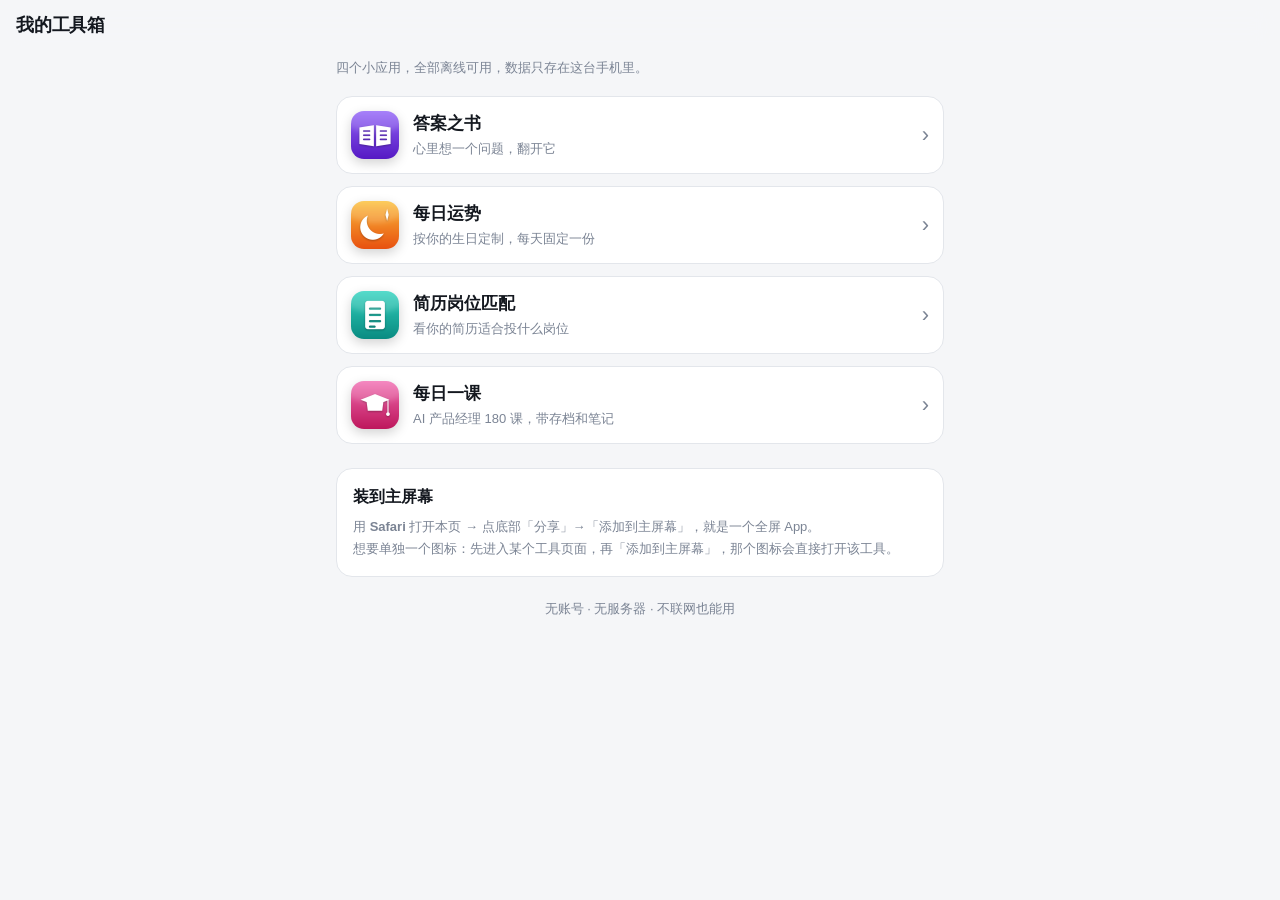
<file: index.html>
<!DOCTYPE html>
<html lang="zh-CN">
<head>
<meta charset="utf-8">
<meta name="viewport" content="width=device-width, initial-scale=1, viewport-fit=cover">
<title>我的工具箱</title>
<meta name="description" content="只属于我自己的三个小应用，离线可用，数据只存在本机。">

<meta name="apple-mobile-web-app-capable" content="yes">
<meta name="mobile-web-app-capable" content="yes">
<meta name="apple-mobile-web-app-status-bar-style" content="black-translucent">
<meta name="apple-mobile-web-app-title" content="工具箱">
<link rel="apple-touch-icon" sizes="180x180" href="./icons/home-180.png">

<link rel="icon" type="image/png" sizes="192x192" href="./icons/home-192.png">
<link rel="manifest" href="./manifest.webmanifest">

<meta name="theme-color" content="#f5f6f8" media="(prefers-color-scheme: light)">
<meta name="theme-color" content="#0a0f1a" media="(prefers-color-scheme: dark)">
<meta name="format-detection" content="telephone=no">

<link rel="stylesheet" href="./base.css">
<link rel="stylesheet" href="./home.css">
</head>
<body class="app">

<header class="topbar">
  <h1>我的工具箱</h1>
</header>

<main class="wrap">

  <p class="muted small" style="margin:2px 0 18px">
    四个小应用，全部离线可用，数据只存在这台手机里。
  </p>

  <nav class="tools">

    <a class="tool" href="./answer/">
      <span class="tool-icon"><img src="./icons/answer-192.png" alt="" width="48" height="48"></span>
      <span class="tool-text">
        <strong>答案之书</strong>
        <em>心里想一个问题，翻开它</em>
      </span>
      <span class="chev">›</span>
    </a>

    <a class="tool" href="./fortune/">
      <span class="tool-icon"><img src="./icons/fortune-192.png" alt="" width="48" height="48"></span>
      <span class="tool-text">
        <strong>每日运势</strong>
        <em>按你的生日定制，每天固定一份</em>
      </span>
      <span class="chev">›</span>
    </a>

    <a class="tool" href="./jobs/">
      <span class="tool-icon"><img src="./icons/jobs-192.png" alt="" width="48" height="48"></span>
      <span class="tool-text">
        <strong>简历岗位匹配</strong>
        <em>看你的简历适合投什么岗位</em>
      </span>
      <span class="chev">›</span>
    </a>

    <a class="tool" href="./learn/">
      <span class="tool-icon"><img src="./icons/learn-192.png" alt="" width="48" height="48"></span>
      <span class="tool-text">
        <strong>每日一课</strong>
        <em>AI 产品经理 180 课，带存档和笔记</em>
      </span>
      <span class="chev">›</span>
    </a>

  </nav>

  <div class="card install-tip">
    <strong>装到主屏幕</strong>
    <p class="muted small">
      用 <b>Safari</b> 打开本页 → 点底部「分享」→「添加到主屏幕」，就是一个全屏 App。<br>
      想要单独一个图标：先进入某个工具页面，再「添加到主屏幕」，那个图标会直接打开该工具。
    </p>
  </div>

  <p class="muted small center" style="margin-top:22px">
    无账号 · 无服务器 · 不联网也能用
  </p>

</main>

<script>
  // 首页也注册同一个 Service Worker（相对路径，兼容子目录部署）
  if ('serviceWorker' in navigator && location.protocol !== 'file:') {
    window.addEventListener('load', function () {
      navigator.serviceWorker.register('./sw.js').catch(function () {});
    });
  }
</script>
</body>
</html>
</file>
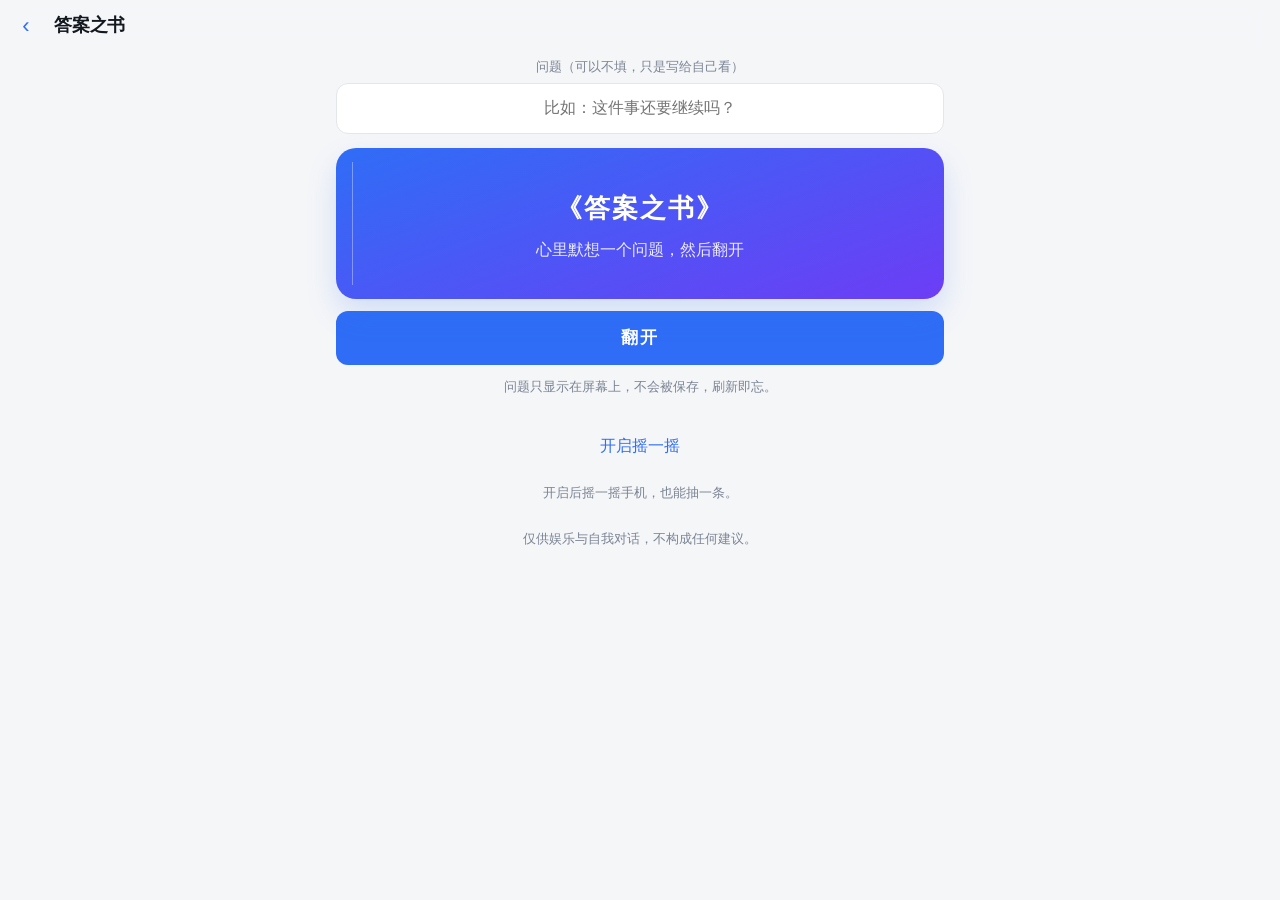
<file: answer/index.html>
<!DOCTYPE html>
<html lang="zh-CN">
<head>
<meta charset="utf-8">
<meta name="viewport" content="width=device-width, initial-scale=1, viewport-fit=cover">
<title>答案之书</title>
<meta name="description" content="心里想一个问题，翻开它。离线可用，不保存任何内容。">

<meta name="apple-mobile-web-app-capable" content="yes">
<meta name="mobile-web-app-capable" content="yes">
<meta name="apple-mobile-web-app-status-bar-style" content="black-translucent">
<meta name="apple-mobile-web-app-title" content="答案之书">
<link rel="apple-touch-icon" sizes="180x180" href="../icons/answer-180.png">

<link rel="icon" type="image/png" sizes="192x192" href="../icons/answer-192.png">
<link rel="manifest" href="./manifest.webmanifest">

<meta name="theme-color" content="#f5f6f8" media="(prefers-color-scheme: light)">
<meta name="theme-color" content="#0a0f1a" media="(prefers-color-scheme: dark)">
<meta name="format-detection" content="telephone=no">

<link rel="stylesheet" href="../base.css">
<link rel="stylesheet" href="./answer.css">
</head>
<body class="app">

<header class="topbar">
  <a class="back" href="../" aria-label="返回">‹</a>
  <h1>答案之书</h1>
</header>

<main class="wrap">

  <section id="ask" class="stack">

    <label class="field question">
      <span>问题（可以不填，只是写给自己看）</span>
      <input id="q" type="text" maxlength="80" autocomplete="off"
             placeholder="比如：这件事还要继续吗？">
    </label>

    <div id="book" class="book">
      <p class="book-name">《答案之书》</p>
      <p class="book-hint muted">心里默想一个问题，然后翻开</p>
    </div>

    <button id="open" class="btn primary block open-btn" type="button">翻开</button>

    <p class="muted small center">问题只显示在屏幕上，不会被保存，刷新即忘。</p>

    <div class="shake">
      <button id="shake" class="btn ghost block" type="button">开启摇一摇</button>
      <p id="shake-state" class="muted small center">开启后摇一摇手机，也能抽一条。</p>
    </div>

  </section>

  <section id="answer" class="stack" hidden>

    <div class="book-page">
      <p id="text" class="answer-text"></p>
      <p class="answer-tag"><span id="tag" class="pill"></span></p>
    </div>

    <div class="ops">
      <button id="again" class="btn primary" type="button">再问一次</button>
      <button id="close" class="btn" type="button">合上</button>
    </div>

  </section>

  <p class="muted small center footer-note">仅供娱乐与自我对话，不构成任何建议。</p>

</main>

<script src="./answer.js" defer></script>
</body>
</html>
</file>
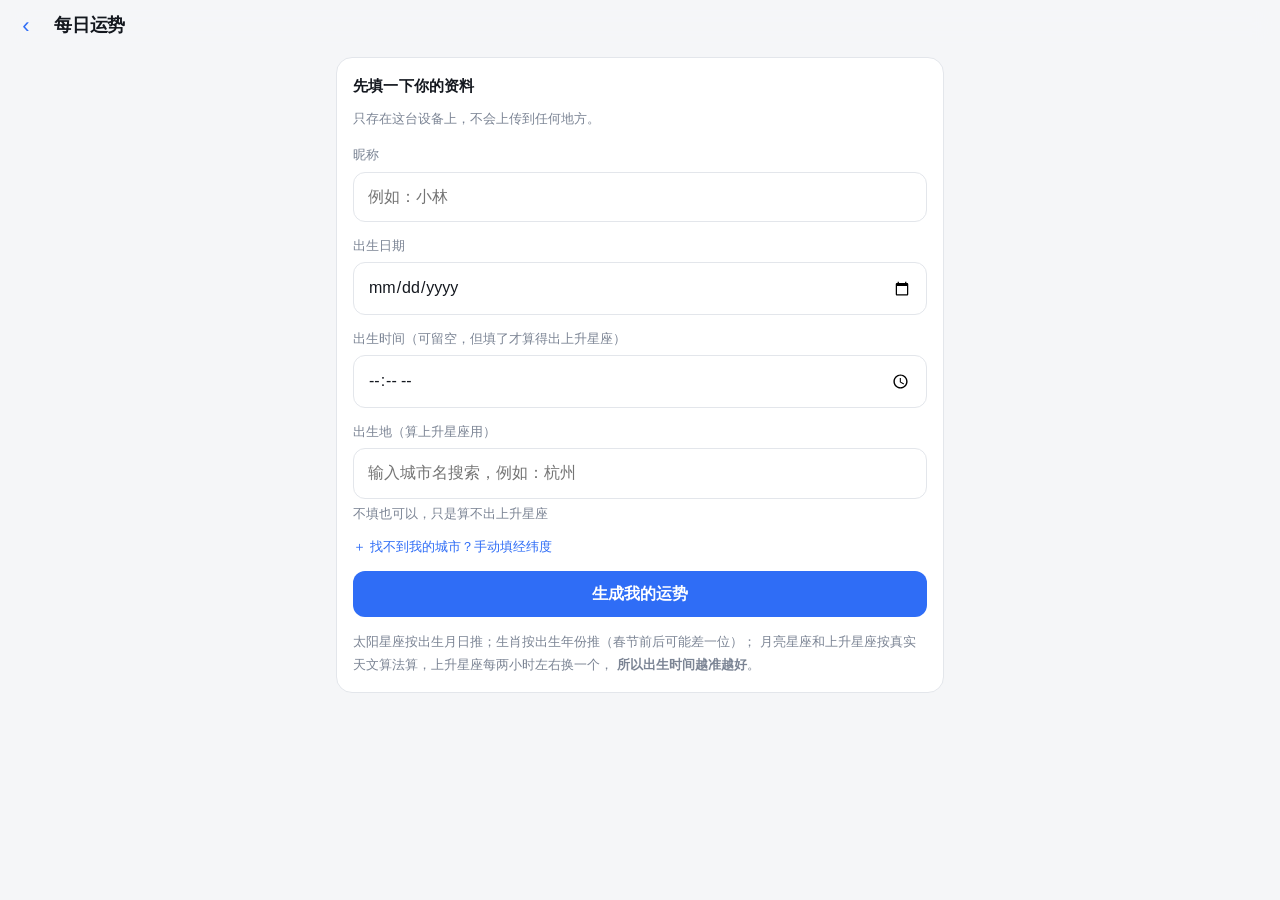
<file: fortune/index.html>
<!DOCTYPE html>
<html lang="zh-CN">
<head>
<meta charset="utf-8">
<meta name="viewport" content="width=device-width, initial-scale=1, viewport-fit=cover">
<title>每日运势</title>
<meta name="description" content="真实历法 + 星座专属文案，每天固定一份。离线可用。">

<meta name="apple-mobile-web-app-capable" content="yes">
<meta name="mobile-web-app-capable" content="yes">
<meta name="apple-mobile-web-app-status-bar-style" content="black-translucent">
<meta name="apple-mobile-web-app-title" content="每日运势">
<link rel="apple-touch-icon" sizes="180x180" href="../icons/fortune-180.png">

<link rel="icon" type="image/png" sizes="192x192" href="../icons/fortune-192.png">
<link rel="manifest" href="./manifest.webmanifest">

<meta name="theme-color" content="#f5f6f8" media="(prefers-color-scheme: light)">
<meta name="theme-color" content="#0a0f1a" media="(prefers-color-scheme: dark)">
<meta name="format-detection" content="telephone=no">

<link rel="stylesheet" href="../base.css">
<link rel="stylesheet" href="./fortune.css">
<link rel="stylesheet" href="./cities.css">
</head>
<body class="app">

<header class="topbar">
  <a class="back" href="../" aria-label="返回">‹</a>
  <h1>每日运势</h1>
  <button class="btn ghost small-btn" type="button" id="editBtn" hidden>改资料</button>
</header>

<main class="wrap">

  <!-- ================= 首次进入：填写资料 ================= -->
  <section id="setupView" hidden>
    <div class="card">
      <h2 class="card-title">先填一下你的资料</h2>
      <p class="muted small intro">
        只存在这台设备上，不会上传到任何地方。
      </p>

      <form id="setupForm" novalidate>
        <label class="field">
          <span>昵称</span>
          <input type="text" id="nameInput" maxlength="20" autocomplete="nickname"
                 placeholder="例如：小林" required>
        </label>

        <label class="field">
          <span>出生日期</span>
          <input type="date" id="birthInput" min="1900-01-01" required>
        </label>

        <label class="field">
          <span>出生时间（可留空，但填了才算得出上升星座）</span>
          <input type="time" id="timeInput">
        </label>

        <div class="field">
          <span>出生地（算上升星座用）</span>
          <input type="text" id="cityInput" placeholder="输入城市名搜索，例如：杭州"
                 autocomplete="off" autocorrect="off" autocapitalize="off" spellcheck="false">
          <div class="city-hits" id="cityHits" hidden></div>
          <div class="city-chosen" id="cityChosen"></div>
          <details class="city-manual">
            <summary>找不到我的城市？手动填经纬度</summary>
            <div class="row2">
              <label class="field"><span>纬度</span>
                <input type="number" id="latInput" step="0.01" min="-90" max="90"
                       placeholder="39.90" inputmode="decimal"></label>
              <label class="field"><span>经度</span>
                <input type="number" id="lonInput" step="0.01" min="-180" max="180"
                       placeholder="116.41" inputmode="decimal"></label>
            </div>
            <p class="muted small manual-tip">
              手机地图上长按地点就能看到经纬度（前一个是纬度，后一个是经度）。
              差半度对上升星座几乎没有影响，填个大概就行。
            </p>
          </details>
        </div>

        <button class="btn primary block" type="submit">生成我的运势</button>
      </form>

      <p class="muted small note">
        太阳星座按出生月日推；生肖按出生年份推（春节前后可能差一位）；
        月亮星座和上升星座按真实天文算法算，上升星座每两小时左右换一个，
        <b>所以出生时间越准越好</b>。
      </p>
    </div>
  </section>

  <!-- ================= 运势主体 ================= -->
  <section id="fortuneView" hidden>

    <div class="daybar" id="daybar" role="group" aria-label="切换日期">
      <button class="btn day-btn" type="button" data-offset="-1">昨天</button>
      <button class="btn day-btn" type="button" data-offset="0">今天</button>
      <button class="btn day-btn" type="button" data-offset="1">明天</button>
    </div>

    <div class="card head-card">
      <div class="head-date" id="headDate"></div>
      <div class="head-line" id="headLine"></div>
      <div class="head-hello muted small" id="headHello"></div>
    </div>

    <div class="card">
      <h2 class="card-title">今日总评</h2>
      <div class="stars" id="stars" aria-label="今日总评星级"></div>
      <p class="verdict" id="verdict"></p>
    </div>

    <div class="card">
      <h2 class="card-title">分项评分</h2>
      <div class="scores" id="scores"></div>
    </div>

    <div class="duo">
      <div class="card good">
        <h2 class="card-title">宜</h2>
        <div class="pills" id="goodList"></div>
      </div>
      <div class="card bad">
        <h2 class="card-title">忌</h2>
        <div class="pills" id="badList"></div>
      </div>
    </div>

    <div class="card">
      <h2 class="card-title">幸运指数</h2>
      <div class="luck" id="luck"></div>
    </div>

    <div class="card">
      <h2 class="card-title">今日建议</h2>
      <p class="advice" id="advice"></p>
      <p class="src muted small" id="adviceSrc"></p>
    </div>

    <!-- ---------- 真实历法 ---------- -->
    <div class="card">
      <h2 class="card-title">今日历法 <span class="tag">真实推算</span></h2>
      <div class="alm" id="almList"></div>
      <p class="src muted small" id="termNote"></p>
    </div>

    <!-- ---------- 星盘 ---------- -->
    <div class="card">
      <h2 class="card-title">你的星盘 <span class="tag">真实推算</span></h2>
      <div class="chart" id="chartTriple"></div>
      <p class="src muted small" id="chartNote"></p>

      <div class="sep"></div>

      <div class="sign-head">
        <span class="sign-badge" id="signBadge"></span>
        <span class="sign-meta muted small" id="signMeta"></span>
      </div>
      <div class="pills traits" id="traits"></div>
      <p class="trait-line"><b>长处</b> <span id="strength"></span></p>
      <p class="trait-line"><b>软肋</b> <span id="weakness"></span></p>

      <div class="sep"></div>

      <div class="pair">
        <div>
          <div class="pair-k">合得来</div>
          <div class="pills" id="bestMatch"></div>
        </div>
        <div>
          <div class="pair-k">要多花点心思</div>
          <div class="pills" id="worstMatch"></div>
        </div>
      </div>
    </div>

    <!-- ---------- 数据来源说明 ---------- -->
    <details class="why card">
      <summary>这些数字是怎么来的？为什么没有黄历宜忌？</summary>
      <div class="why-body muted small">
        <p><b>是真的算出来的（不是随机数）：</b></p>
        <ul>
          <li><b>干支纪年 / 月 / 日</b>——六十甲子连续循环，立春换年、节气换月</li>
          <li><b>二十四节气交接时刻</b>——太阳视黄经求根</li>
          <li><b>月相与朔望</b>——月亮黄经减太阳黄经</li>
          <li><b>二十八宿值日</b>——28 日连续循环，与黄历对照一致</li>
          <li><b>冲煞</b>——地支六冲 + 三合局</li>
          <li><b>彭祖百忌</b>——十干十二支固定表</li>
          <li><b>太阳 / 月亮 / 上升星座</b>——恒星时、黄赤交角、黄经分区</li>
        </ul>
        <p>与日本国立天文台《暦要項》2024 年数据逐项对账：<b>朔望最大误差 2 分钟，节气最大误差 8 分钟</b>；干支、二十八宿、冲煞、彭祖百忌全部一致。</p>

        <p><b>刻意没有做的：</b></p>
        <ul>
          <li><b>黄历宜忌</b>——查了两个黄历来源，同一天的结果<b>互相矛盾</b>（一家说宜入宅动土、忌嫁娶安葬，另一家正好相反）。它不是可计算的真值，是各家择日流派的取舍，所以不做。</li>
          <li><b>建除十二神</b>——按《协纪辨方书》「月建上起建」的规则，和主流商业黄历差一天（它们用了不同的月建口径）。与其给一个和黄历对不上的数字，不如不给。</li>
        </ul>

        <p><b>至于运势好坏本身：</b>星座运势没有可计算的真值，真人写的运势也是编的。
        这里能做的是让它<b>有依据、有体系</b>——文案取自你所属星座的专属内容池（四象、守护星、性格特质），
        而不是所有星座共用一套通用话术。但它<b>不会因此变准</b>，仍然是娱乐。</p>
      </div>
    </details>

    <p class="disclaimer muted small">
      本页的历法与天文数据由本地算法实时推算；运势部分为设计好的娱乐内容，不构成任何建议。
    </p>

  </section>

</main>

<div class="toast" id="toast" hidden></div>

<script src="./almanac.js" defer></script>
<script src="./cities.js" defer></script>
<script src="./citykit.js" defer></script>
<script src="./signs-data.js" defer></script>
<script src="./fortune.js" defer></script>
</body>
</html>
</file>
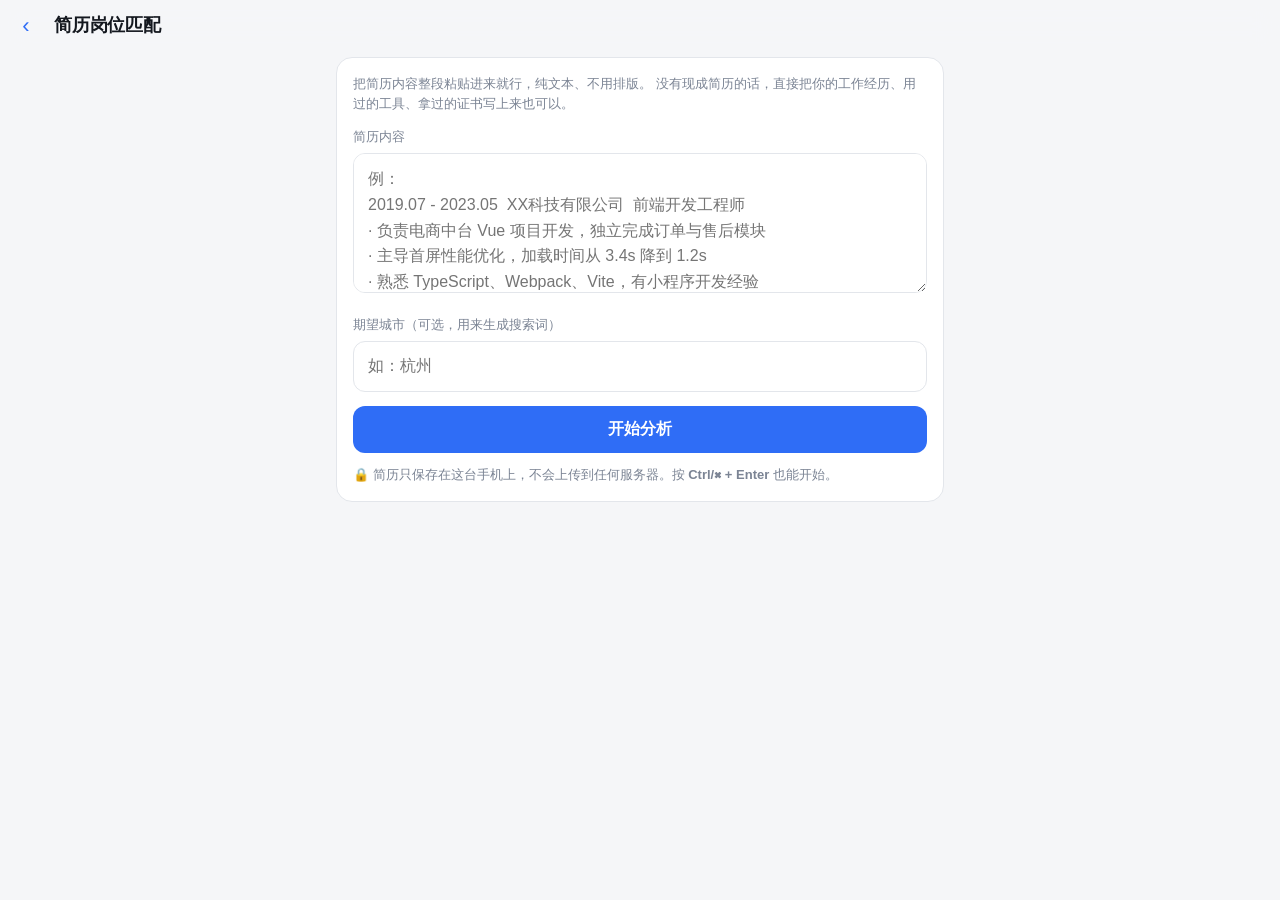
<file: jobs/index.html>
<!DOCTYPE html>
<html lang="zh-CN">
<head>
<meta charset="utf-8">
<meta name="viewport" content="width=device-width, initial-scale=1, viewport-fit=cover">
<title>简历岗位匹配</title>
<meta name="description" content="粘贴简历，看看适合投什么岗位；再粘一条 JD，看匹配度多少。">

<meta name="apple-mobile-web-app-capable" content="yes">
<meta name="mobile-web-app-capable" content="yes">
<meta name="apple-mobile-web-app-status-bar-style" content="black-translucent">
<meta name="apple-mobile-web-app-title" content="岗位匹配">
<link rel="apple-touch-icon" sizes="180x180" href="../icons/jobs-180.png">

<link rel="icon" type="image/png" sizes="192x192" href="../icons/jobs-192.png">
<link rel="manifest" href="./manifest.webmanifest">

<meta name="theme-color" content="#f5f6f8" media="(prefers-color-scheme: light)">
<meta name="theme-color" content="#0a0f1a" media="(prefers-color-scheme: dark)">
<meta name="format-detection" content="telephone=no">

<link rel="stylesheet" href="../base.css">
<link rel="stylesheet" href="./jobs.css">
</head>
<body class="app">

<header class="topbar">
  <a class="back" href="../" aria-label="返回">‹</a>
  <h1>简历岗位匹配</h1>
  <button id="editBtn" class="btn ghost" type="button" hidden>改简历</button>
</header>

<main class="wrap">

  <!-- ============ 输入简历 ============ -->
  <section id="inputPane">
    <div class="card">
      <p class="muted small" style="margin-top:0">
        把简历内容整段粘贴进来就行，纯文本、不用排版。
        没有现成简历的话，直接把你的工作经历、用过的工具、拿过的证书写上来也可以。
      </p>

      <label class="field">
        <span>简历内容</span>
        <textarea id="resume" placeholder="例：
2019.07 - 2023.05  XX科技有限公司  前端开发工程师
· 负责电商中台 Vue 项目开发，独立完成订单与售后模块
· 主导首屏性能优化，加载时间从 3.4s 降到 1.2s
· 熟悉 TypeScript、Webpack、Vite，有小程序开发经验
技能：JavaScript、Vue、React、Node.js、MySQL
证书：软件设计师（中级）"></textarea>
      </label>

      <label class="field">
        <span>期望城市（可选，用来生成搜索词）</span>
        <input id="city" type="text" placeholder="如：杭州" autocomplete="off">
      </label>

      <button id="analyzeBtn" class="btn primary block" type="button">开始分析</button>

      <p class="muted small" style="margin:12px 0 0">
        🔒 简历只保存在这台手机上，不会上传到任何服务器。按 <b>Ctrl/⌘ + Enter</b> 也能开始。
      </p>
    </div>
  </section>

  <!-- ============ 分析结果 ============ -->
  <section id="resultPane" hidden>

    <div class="card" id="profileCard"></div>

    <h2 class="sec">推荐投递方向</h2>
    <p class="muted small sec-note">
      按你简历里的关键词命中强度排序。这是本地关键词词典的粗略匹配，不是 AI 判断，只用来定投递方向。
    </p>
    <div id="roleList"></div>
    <button id="copyReport" class="btn block" type="button">复制完整分析报告</button>

    <h2 class="sec">这条 JD 我匹配多少？</h2>
    <p class="muted small sec-note">
      把想投的岗位描述整段粘进来，会告诉你哪些要求你已有、哪些是缺口。
    </p>
    <div class="card">
      <label class="field" style="margin-bottom:10px">
        <span>岗位描述（JD）</span>
        <textarea id="jd" style="min-height:120px" placeholder="把招聘网站上的岗位描述整段复制粘贴到这里…"></textarea>
      </label>
      <button id="jdBtn" class="btn block" type="button">对比这条 JD</button>
    </div>
    <div id="jdResult"></div>

    <h2 class="sec">拿去招聘平台搜</h2>
    <p class="muted small sec-note">
      点任意一个词就复制，直接粘到 BOSS 直聘 / 猎聘 / 智联的搜索框。
    </p>
    <div class="card" id="searchCard"></div>

    <p class="muted small center" style="margin:26px 0 0">
      匹配结果是关键词估算，仅供参考 · 不会替你做任何决定
    </p>
  </section>

</main>

<div id="toast" class="toast" hidden></div>

<script src="./roles.js" defer></script>
<script src="./jobs.js" defer></script>
</body>
</html>
</file>
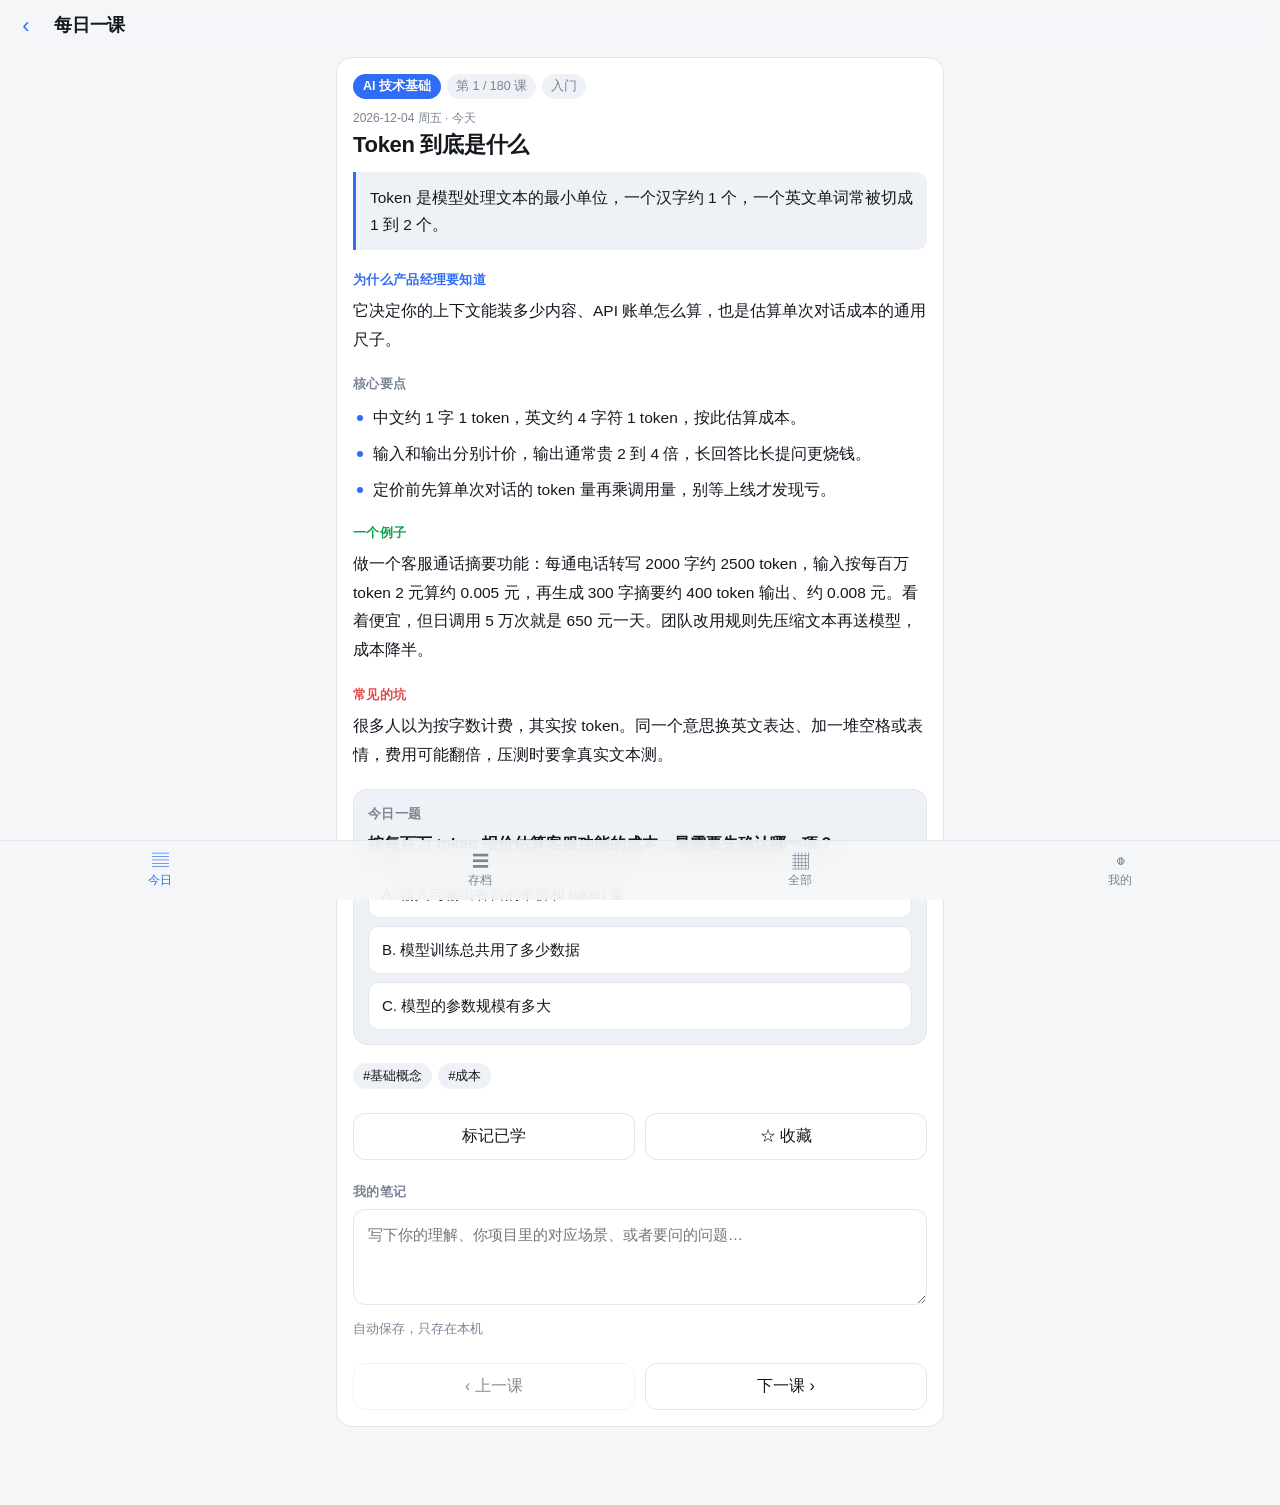
<file: learn/index.html>
<!DOCTYPE html>
<html lang="zh-CN">
<head>
<meta charset="utf-8">
<meta name="viewport" content="width=device-width, initial-scale=1, viewport-fit=cover">
<title>每日一课 · AI 产品经理</title>
<meta name="description" content="每天一课 AI 产品经理知识，共 180 课，进度与笔记只存在本机。">

<meta name="apple-mobile-web-app-capable" content="yes">
<meta name="mobile-web-app-capable" content="yes">
<meta name="apple-mobile-web-app-status-bar-style" content="black-translucent">
<meta name="apple-mobile-web-app-title" content="每日一课">
<link rel="apple-touch-icon" sizes="180x180" href="../icons/learn-180.png">

<link rel="icon" type="image/png" sizes="192x192" href="../icons/learn-192.png">
<link rel="manifest" href="./manifest.webmanifest">

<meta name="theme-color" content="#f5f6f8" media="(prefers-color-scheme: light)">
<meta name="theme-color" content="#0a0f1a" media="(prefers-color-scheme: dark)">
<meta name="format-detection" content="telephone=no">

<link rel="stylesheet" href="../base.css">
<link rel="stylesheet" href="./learn.css">
</head>
<body class="app">

<header class="topbar">
  <a class="back" href="../" aria-label="返回">‹</a>
  <h1 id="pageTitle">每日一课</h1>
  <button id="todayBtn" class="btn ghost small-btn" type="button" hidden>回到今天</button>
</header>

<main class="wrap" id="main">

  <!-- ============ 今日 ============ -->
  <section id="viewToday" class="view">
    <div id="todayBody"></div>
  </section>

  <!-- ============ 存档 ============ -->
  <section id="viewArchive" class="view" hidden>
    <div class="card" id="archiveStat"></div>
    <h2 class="sec">按天存档</h2>
    <p class="muted small sec-note">从第一天到今天，每天推的是哪一课都在这里。漏了哪天点回去补就行。</p>
    <div id="archiveList"></div>
  </section>

  <!-- ============ 全部 ============ -->
  <section id="viewAll" class="view" hidden>
    <p class="muted small sec-note" style="margin-top:4px">
      180 课按 5 个模块分组。每日推送是模块轮转的，不会连着 36 天只讲技术。
    </p>
    <div id="allBody"></div>
  </section>

  <!-- ============ 我的 ============ -->
  <section id="viewMine" class="view" hidden>
    <div class="card" id="mineStat"></div>

    <h2 class="sec">各模块进度</h2>
    <div class="card" id="moduleProgress"></div>

    <h2 class="sec">我的收藏 <span class="count" id="favCount"></span></h2>
    <div class="card" id="favList"></div>

    <h2 class="sec">我的笔记 <span class="count" id="noteCount"></span></h2>
    <div id="noteList"></div>

    <h2 class="sec">数据</h2>
    <div class="card">
      <p class="muted small" style="margin-top:0">
        进度、收藏、笔记全部只存在这台手机上，不会上传到任何服务器。
        换手机或清理 Safari 数据会丢，<b>建议定期导出</b>。
      </p>
      <button id="exportBtn" class="btn block" type="button">导出全部数据（.json）</button>
      <button id="importBtn" class="btn block" type="button" style="margin-top:8px">从备份导入…</button>
      <input id="fileInput" type="file" accept=".json,application/json" hidden>
      <button id="resetBtn" class="btn block danger" type="button" style="margin-top:8px">重置全部进度</button>
    </div>

    <p class="disclaimer muted small">
      课程内容为通用行业知识整理，不构成任何专业建议。
    </p>
  </section>

</main>

<!-- ============ 底部标签栏 ============ -->
<nav class="tabbar" id="tabbar">
  <button class="tab on" type="button" data-tab="today">
    <span class="tab-ico">▤</span><span class="tab-txt">今日</span>
  </button>
  <button class="tab" type="button" data-tab="archive">
    <span class="tab-ico">☰</span><span class="tab-txt">存档</span>
  </button>
  <button class="tab" type="button" data-tab="all">
    <span class="tab-ico">▦</span><span class="tab-txt">全部</span>
  </button>
  <button class="tab" type="button" data-tab="mine">
    <span class="tab-ico">◍</span><span class="tab-txt">我的</span>
  </button>
</nav>

<div class="toast" id="toast" hidden></div>

<script src="./course-data.js" defer></script>
<script src="./learn.js" defer></script>
</body>
</html>
</file>
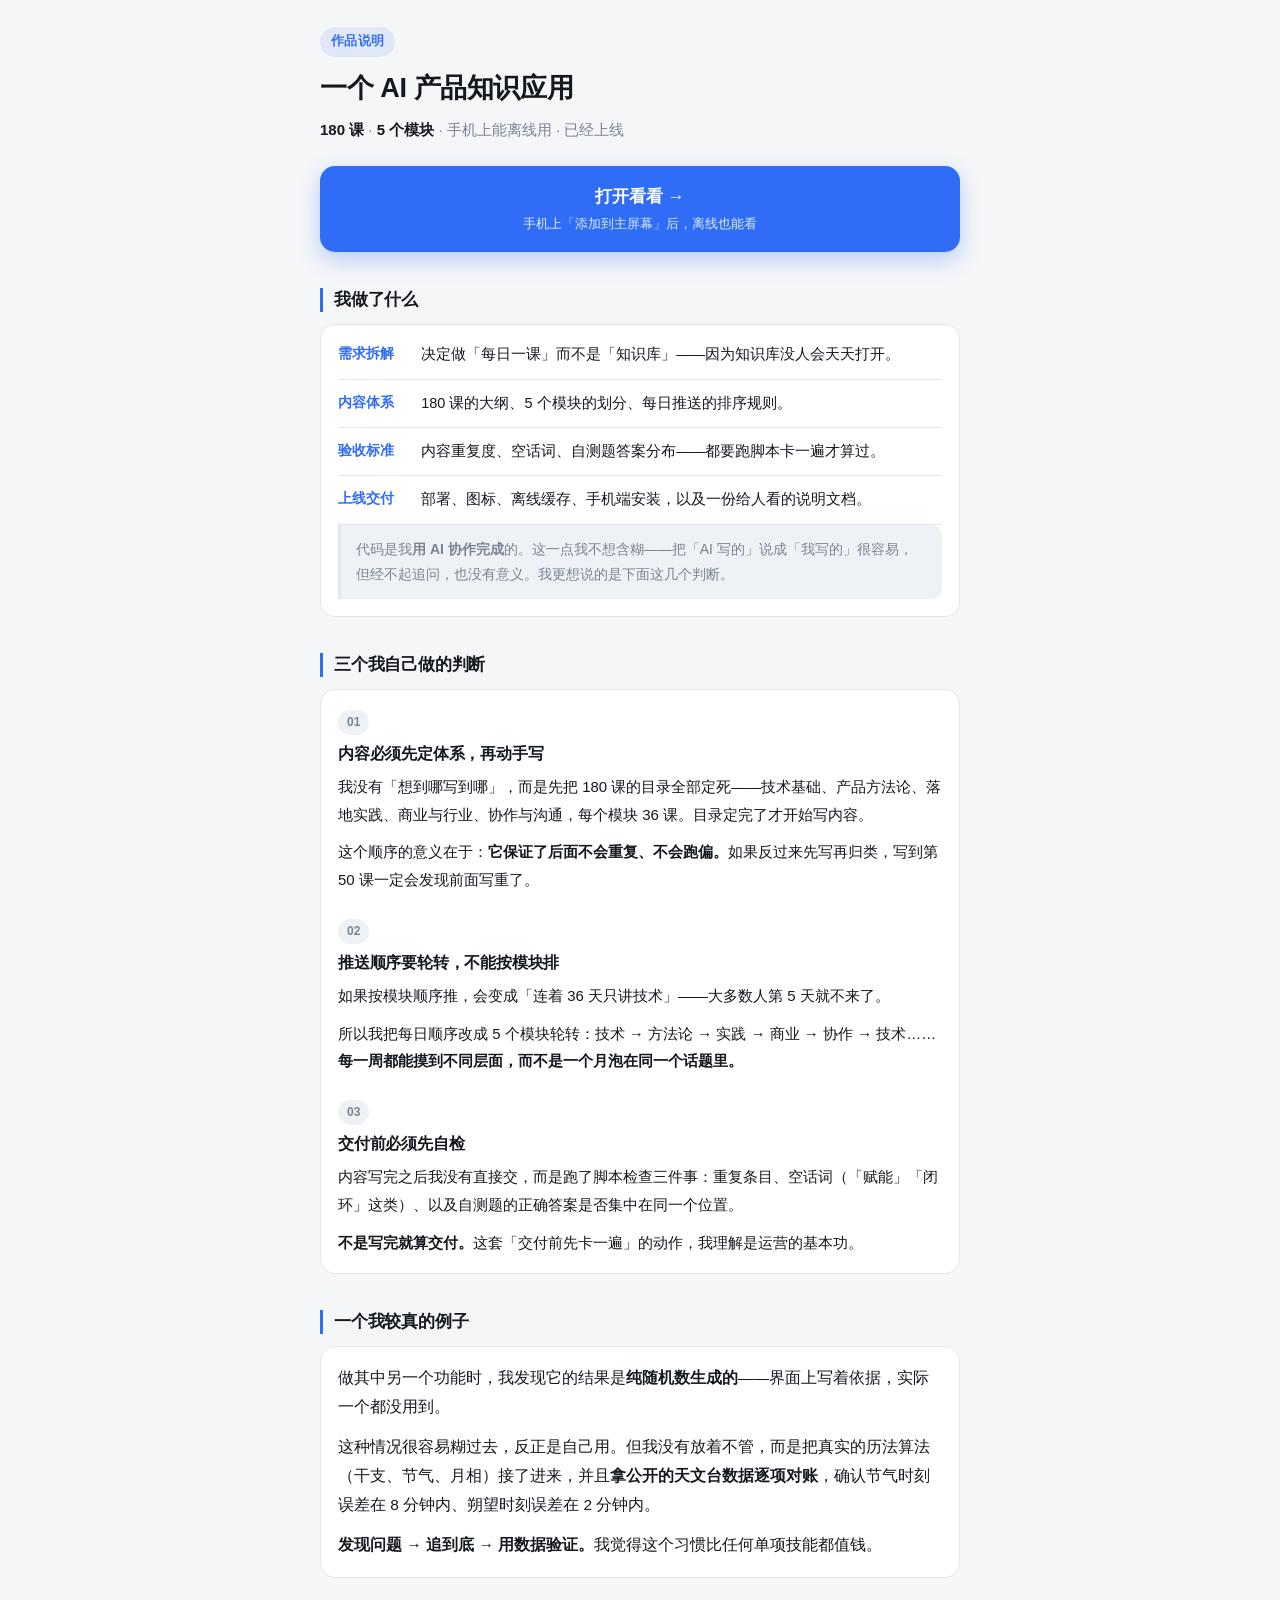
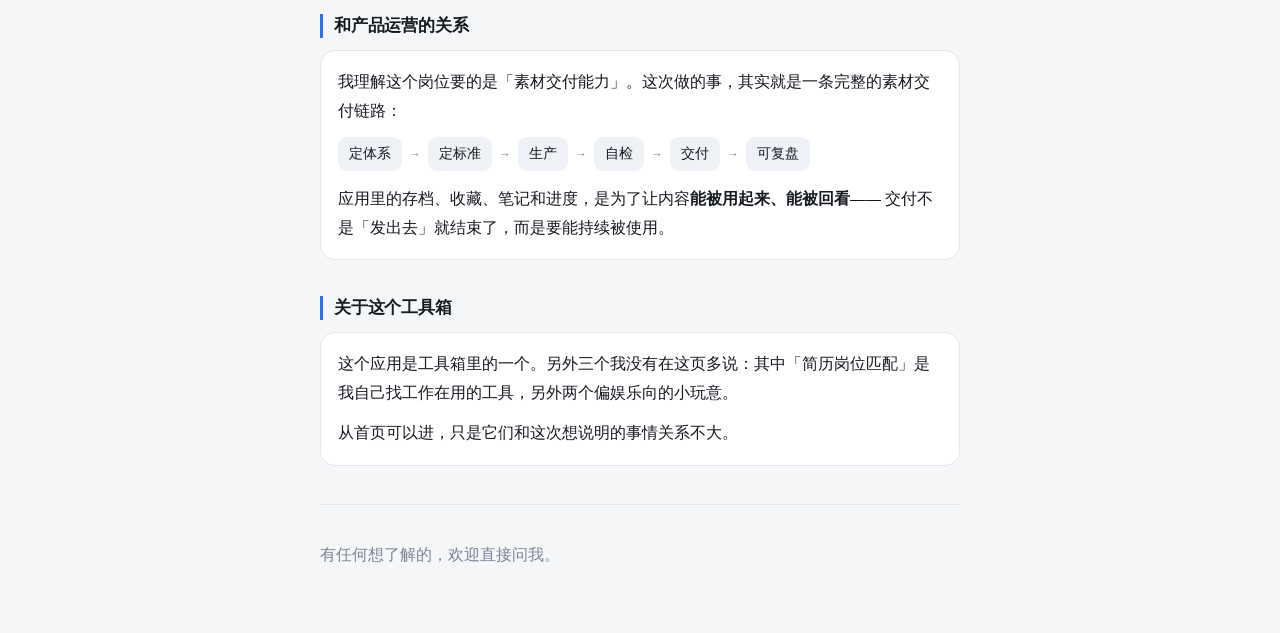
<file: work.html>
<!DOCTYPE html>
<html lang="zh-CN">
<head>
<meta charset="utf-8">
<meta name="viewport" content="width=device-width, initial-scale=1, viewport-fit=cover">
<title>作品说明 · AI 产品知识应用</title>
<meta name="description" content="一个 AI 产品经理知识应用：180 课、5 个模块、离线可用。这份说明写的是我在其中做的判断。">

<meta name="apple-mobile-web-app-capable" content="yes">
<meta name="mobile-web-app-capable" content="yes">
<meta name="apple-mobile-web-app-status-bar-style" content="black-translucent">
<meta name="apple-mobile-web-app-title" content="作品说明">
<link rel="apple-touch-icon" sizes="180x180" href="./icons/home-180.png">
<link rel="icon" type="image/png" sizes="192x192" href="./icons/home-192.png">

<meta name="theme-color" content="#f5f6f8" media="(prefers-color-scheme: light)">
<meta name="theme-color" content="#0a0f1a" media="(prefers-color-scheme: dark)">
<meta name="format-detection" content="telephone=no">

<style>
:root{
  --bg:#f5f6f8; --surface:#fff; --surface-2:#eef1f5; --text:#14181f;
  --muted:#7b8494; --line:#e3e6eb; --accent:#2f6df6; --accent-soft:rgba(47,109,246,.10);
  --safe-t:env(safe-area-inset-top,0px); --safe-b:env(safe-area-inset-bottom,0px);
}
@media (prefers-color-scheme:dark){
  :root{ --bg:#0a0f1a; --surface:#141b2b; --surface-2:#1c2536; --text:#e8ecf3;
         --muted:#8b95a8; --line:#232e44; --accent:#5b8cff; --accent-soft:rgba(91,140,255,.16); }
}
*{box-sizing:border-box;-webkit-tap-highlight-color:transparent}
html,body{margin:0;padding:0}
body{
  background:var(--bg); color:var(--text);
  font:16px/1.75 -apple-system,BlinkMacSystemFont,"PingFang SC","Segoe UI","Microsoft YaHei",Roboto,sans-serif;
  -webkit-font-smoothing:antialiased;
  padding:calc(var(--safe-t) + 26px) 20px calc(var(--safe-b) + 48px);
}
.page{max-width:640px;margin:0 auto}

/* ---------- 头部 ---------- */
.kicker{
  display:inline-block;padding:4px 11px;border-radius:999px;
  background:var(--accent-soft);color:var(--accent);
  font-size:12.5px;font-weight:600;letter-spacing:.3px;
}
h1{font-size:27px;line-height:1.3;margin:14px 0 10px;letter-spacing:-.4px}
.sub{margin:0 0 22px;color:var(--muted);font-size:15px}
.sub b{color:var(--text);font-weight:600}

/* ---------- 主按钮 ---------- */
.cta{
  display:block;text-align:center;text-decoration:none;
  padding:16px;border-radius:15px;
  background:var(--accent);color:#fff;
  font-size:17px;font-weight:600;
  box-shadow:0 8px 22px rgba(47,109,246,.3);
}
.cta:active{transform:scale(.985)}
.cta small{display:block;margin-top:3px;font-size:12.5px;font-weight:400;opacity:.85}

/* ---------- 区块 ---------- */
h2{
  font-size:17px;margin:36px 0 12px;letter-spacing:-.2px;
  padding-left:11px;border-left:3px solid var(--accent);line-height:1.4;
}
.card{
  background:var(--surface);border:1px solid var(--line);
  border-radius:15px;padding:17px;margin-bottom:12px;
}
.card p{margin:0 0 12px}
.card p:last-child{margin-bottom:0}
p{font-size:15.5px;line-height:1.85}

/* ---------- 分工表 ---------- */
.role{display:flex;gap:13px;padding:11px 0;border-bottom:1px solid var(--line)}
.role:last-child{border-bottom:0;padding-bottom:0}
.role:first-child{padding-top:0}
.role-k{
  flex:none;width:5.2em;font-size:13.5px;font-weight:600;
  color:var(--accent);line-height:1.75;
}
.role-v{flex:1;min-width:0;font-size:14.5px;line-height:1.75}

/* ---------- 判断条目 ---------- */
.point{margin-bottom:22px}
.point:last-child{margin-bottom:0}
.point-n{
  display:inline-block;padding:2px 9px;border-radius:999px;
  background:var(--surface-2);color:var(--muted);
  font-size:12px;font-weight:600;margin-bottom:7px;
}
.point h3{font-size:16px;margin:0 0 7px;line-height:1.5;letter-spacing:-.2px}
.point p{margin:0 0 10px;font-size:15px;line-height:1.85}
.point p:last-child{margin-bottom:0}

/* ---------- 引用块 ---------- */
.note{
  margin:14px 0 0;padding:12px 15px;
  border-left:3px solid var(--line);border-radius:0 10px 10px 0;
  background:var(--surface-2);color:var(--muted);
  font-size:14px;line-height:1.8;
}

/* ---------- 流程条 ---------- */
.flow{
  display:flex;flex-wrap:wrap;gap:7px;align-items:center;
  margin:4px 0 0;
}
.flow span{
  padding:5px 11px;border-radius:9px;background:var(--surface-2);
  font-size:13.5px;white-space:nowrap;
}
.flow i{color:var(--muted);font-style:normal;font-size:12px}

/* ---------- 页脚 ---------- */
.foot{
  margin-top:38px;padding-top:20px;border-top:1px solid var(--line);
  color:var(--muted);font-size:14px;line-height:1.9;
}
.foot b{color:var(--text);font-weight:600}
.foot a{color:var(--accent);text-decoration:none}
</style>
</head>
<body>
<div class="page">

  <span class="kicker">作品说明</span>
  <h1>一个 AI 产品知识应用</h1>
  <p class="sub">
    <b>180 课</b> · <b>5 个模块</b> · 手机上能离线用 · 已经上线
  </p>

  <a class="cta" href="./learn/">
    打开看看 →
    <small>手机上「添加到主屏幕」后，离线也能看</small>
  </a>

  <h2>我做了什么</h2>
  <div class="card">
    <div class="role">
      <div class="role-k">需求拆解</div>
      <div class="role-v">决定做「每日一课」而不是「知识库」——因为知识库没人会天天打开。</div>
    </div>
    <div class="role">
      <div class="role-k">内容体系</div>
      <div class="role-v">180 课的大纲、5 个模块的划分、每日推送的排序规则。</div>
    </div>
    <div class="role">
      <div class="role-k">验收标准</div>
      <div class="role-v">内容重复度、空话词、自测题答案分布——都要跑脚本卡一遍才算过。</div>
    </div>
    <div class="role">
      <div class="role-k">上线交付</div>
      <div class="role-v">部署、图标、离线缓存、手机端安装，以及一份给人看的说明文档。</div>
    </div>
    <p class="note">
      代码是我<b>用 AI 协作完成</b>的。这一点我不想含糊——把「AI 写的」说成「我写的」很容易，
      但经不起追问，也没有意义。我更想说的是下面这几个判断。
    </p>
  </div>

  <h2>三个我自己做的判断</h2>
  <div class="card">

    <div class="point">
      <span class="point-n">01</span>
      <h3>内容必须先定体系，再动手写</h3>
      <p>我没有「想到哪写到哪」，而是先把 180 课的目录全部定死——技术基础、产品方法论、落地实践、商业与行业、协作与沟通，每个模块 36 课。目录定完了才开始写内容。</p>
      <p>这个顺序的意义在于：<b>它保证了后面不会重复、不会跑偏。</b>如果反过来先写再归类，写到第 50 课一定会发现前面写重了。</p>
    </div>

    <div class="point">
      <span class="point-n">02</span>
      <h3>推送顺序要轮转，不能按模块排</h3>
      <p>如果按模块顺序推，会变成「连着 36 天只讲技术」——大多数人第 5 天就不来了。</p>
      <p>所以我把每日顺序改成 5 个模块轮转：技术 → 方法论 → 实践 → 商业 → 协作 → 技术……<b>每一周都能摸到不同层面，而不是一个月泡在同一个话题里。</b></p>
    </div>

    <div class="point">
      <span class="point-n">03</span>
      <h3>交付前必须先自检</h3>
      <p>内容写完之后我没有直接交，而是跑了脚本检查三件事：重复条目、空话词（「赋能」「闭环」这类）、以及自测题的正确答案是否集中在同一个位置。</p>
      <p><b>不是写完就算交付。</b>这套「交付前先卡一遍」的动作，我理解是运营的基本功。</p>
    </div>

  </div>

  <h2>一个我较真的例子</h2>
  <div class="card">
    <p>做其中另一个功能时，我发现它的结果是<b>纯随机数生成的</b>——界面上写着依据，实际一个都没用到。</p>
    <p>这种情况很容易糊过去，反正是自己用。但我没有放着不管，而是把真实的历法算法（干支、节气、月相）接了进来，并且<b>拿公开的天文台数据逐项对账</b>，确认节气时刻误差在 8 分钟内、朔望时刻误差在 2 分钟内。</p>
    <p><b>发现问题 → 追到底 → 用数据验证。</b>我觉得这个习惯比任何单项技能都值钱。</p>
  </div>

  <h2>和产品运营的关系</h2>
  <div class="card">
    <p>我理解这个岗位要的是「素材交付能力」。这次做的事，其实就是一条完整的素材交付链路：</p>
    <div class="flow">
      <span>定体系</span><i>→</i>
      <span>定标准</span><i>→</i>
      <span>生产</span><i>→</i>
      <span>自检</span><i>→</i>
      <span>交付</span><i>→</i>
      <span>可复盘</span>
    </div>
    <p style="margin-top:14px">
      应用里的存档、收藏、笔记和进度，是为了让内容<b>能被用起来、能被回看</b>——
      交付不是「发出去」就结束了，而是要能持续被使用。
    </p>
  </div>

  <h2>关于这个工具箱</h2>
  <div class="card">
    <p>这个应用是工具箱里的一个。另外三个我没有在这页多说：其中「简历岗位匹配」是我自己找工作在用的工具，另外两个偏娱乐向的小玩意。</p>
    <p>从首页可以进，只是它们和这次想说明的事情关系不大。</p>
  </div>

  <div class="foot">
    <p>有任何想了解的，欢迎直接问我。</p>
  </div>

</div>
</body>
</html>
</file>
<file: base.css>
/* ============================================================
   base.css —— 三个工具共用的底座
   只放：变量、重置、顶栏、按钮、表单、卡片、标签、提示。
   各工具自己的样式写在自己目录下的 css 里。
   ============================================================ */

:root {
  --bg: #f5f6f8;
  --surface: #ffffff;
  --surface-2: #eef1f5;
  --text: #14181f;
  --muted: #7b8494;
  --line: #e3e6eb;
  --accent: #2f6df6;
  --accent-soft: rgba(47, 109, 246, .12);
  --danger: #e5484d;
  --ok: #12a150;
  --radius: 16px;
  --safe-t: env(safe-area-inset-top, 0px);
  --safe-b: env(safe-area-inset-bottom, 0px);
}

@media (prefers-color-scheme: dark) {
  :root {
    --bg: #0a0f1a;
    --surface: #141b2b;
    --surface-2: #1c2536;
    --text: #e8ecf3;
    --muted: #8b95a8;
    --line: #232e44;
    --accent: #5b8cff;
    --accent-soft: rgba(91, 140, 255, .16);
    --danger: #ff6369;
    --ok: #35c46f;
  }
}

* { box-sizing: border-box; -webkit-tap-highlight-color: transparent; }

html, body { margin: 0; padding: 0; }

body.app {
  min-height: 100%;
  background: var(--bg);
  color: var(--text);
  font: 16px/1.55 -apple-system, BlinkMacSystemFont, "PingFang SC", "Segoe UI",
        "Microsoft YaHei", Roboto, "Helvetica Neue", sans-serif;
  -webkit-font-smoothing: antialiased;
  overscroll-behavior-y: none;
  padding-top: var(--safe-t);
  padding-bottom: var(--safe-b);
}

button, input, select, textarea { font: inherit; color: inherit; }
a { color: var(--accent); text-decoration: none; }

/* ---------- 顶栏 ---------- */
.topbar {
  position: sticky;
  top: 0;
  z-index: 10;
  display: flex;
  align-items: center;
  gap: 10px;
  padding: 8px 16px;
  min-height: 52px;
  background: var(--bg);
  background: color-mix(in srgb, var(--bg) 85%, transparent);
  backdrop-filter: saturate(1.6) blur(14px);
  -webkit-backdrop-filter: saturate(1.6) blur(14px);
  border-bottom: 1px solid transparent;
}
.topbar h1 {
  flex: 1;
  margin: 0;
  font-size: 18px;
  font-weight: 700;
  letter-spacing: -.2px;
}
.topbar .back {
  flex: none;
  display: inline-grid;
  place-items: center;
  width: 36px; height: 36px;
  margin-left: -8px;
  border: 0; border-radius: 10px;
  background: transparent;
  color: var(--accent);
  font-size: 22px;
  line-height: 1;
  cursor: pointer;
}
.topbar .back:active { background: var(--accent-soft); }

/* ---------- 容器 ---------- */
.wrap {
  max-width: 640px;
  margin: 0 auto;
  padding: 4px 16px 40px;
}

/* ---------- 卡片 ---------- */
.card {
  background: var(--surface);
  border: 1px solid var(--line);
  border-radius: var(--radius);
  padding: 16px;
}

/* ---------- 按钮 ---------- */
.btn {
  display: inline-flex;
  align-items: center;
  justify-content: center;
  gap: 8px;
  min-height: 46px;
  padding: 10px 18px;
  border: 1px solid var(--line);
  border-radius: 12px;
  background: var(--surface);
  color: var(--text);
  font-size: 16px;
  cursor: pointer;
}
.btn:active { transform: scale(.98); }
.btn.primary {
  border-color: transparent;
  background: var(--accent);
  color: #fff;
  font-weight: 600;
}
.btn.ghost { background: transparent; color: var(--accent); border-color: transparent; }
.btn.danger { color: var(--danger); }
.btn.block { display: flex; width: 100%; }
.btn[disabled] { opacity: .5; pointer-events: none; }

/* ---------- 表单 ---------- */
.field { display: block; margin-bottom: 14px; }
.field > span {
  display: block;
  margin-bottom: 6px;
  font-size: 13px;
  color: var(--muted);
}
.field input, .field select, .field textarea {
  width: 100%;
  padding: 12px 14px;
  border: 1px solid var(--line);
  border-radius: 12px;
  background: var(--surface);
  outline: none;
  -webkit-appearance: none;
  appearance: none;
}
.field textarea { min-height: 140px; resize: vertical; line-height: 1.6; }
.field input:focus, .field select:focus, .field textarea:focus {
  border-color: var(--accent);
  box-shadow: 0 0 0 3px var(--accent-soft);
}

/* ---------- 小标签 ---------- */
.pill {
  display: inline-block;
  padding: 3px 10px;
  margin: 0 6px 6px 0;
  border-radius: 999px;
  background: var(--surface-2);
  color: var(--text);
  font-size: 13px;
  white-space: nowrap;
}
.pill.on { background: var(--accent-soft); color: var(--accent); font-weight: 600; }
.pill.miss { background: rgba(229, 72, 77, .12); color: var(--danger); }

/* ---------- 工具类 ---------- */
.muted { color: var(--muted); }
.small { font-size: 13px; }
.center { text-align: center; }
.row { display: flex; align-items: center; gap: 10px; }
.spread { display: flex; align-items: center; justify-content: space-between; gap: 10px; }
.stack > * + * { margin-top: 12px; }
hr.sep { border: 0; border-top: 1px solid var(--line); margin: 16px 0; }

/* ---------- 提示条 ---------- */
.toast {
  position: fixed;
  left: 50%;
  bottom: calc(28px + var(--safe-b));
  transform: translateX(-50%);
  z-index: 60;
  max-width: 84vw;
  padding: 10px 16px;
  border-radius: 12px;
  background: rgba(20, 24, 31, .93);
  color: #fff;
  font-size: 14px;
  text-align: center;
  box-shadow: 0 8px 24px rgba(0, 0, 0, .28);
}

[hidden] { display: none !important; }
</file>
<file: home.css>
/* 首页：工具箱导航 */

.tools { display: block; }

.tool {
  display: flex;
  align-items: center;
  gap: 14px;
  padding: 14px;
  margin-bottom: 12px;
  border: 1px solid var(--line);
  border-radius: var(--radius);
  background: var(--surface);
  color: var(--text);
  transition: transform .12s ease;
}
.tool:active { transform: scale(.985); }

.tool-icon {
  flex: none;
  width: 48px; height: 48px;
  display: block;
  border-radius: 13px;
  overflow: hidden;
  background: var(--surface-2);
  box-shadow: 0 4px 12px rgba(0, 0, 0, .18);
}
.tool-icon img { display: block; width: 100%; height: 100%; }

.tool-text { flex: 1; min-width: 0; }
.tool-text strong { display: block; font-size: 16.5px; font-weight: 600; }
.tool-text em {
  display: block;
  margin-top: 2px;
  font-style: normal;
  font-size: 13px;
  color: var(--muted);
}

.chev { flex: none; color: var(--muted); font-size: 22px; line-height: 1; }

.install-tip { margin-top: 24px; }
.install-tip strong { display: block; margin-bottom: 6px; }
.install-tip p { margin: 0; line-height: 1.7; }
</file>
<file: answer/answer.css>
/* ============================================================
   answer.css —— 答案之书自己的样式
   只用 base.css 里的 CSS 变量，自动适配深色模式。
   ============================================================ */

/* ---------- 合上：问题输入 ---------- */
.question > span { text-align: center; }
.question input { text-align: center; }

/* ---------- 书封面 ---------- */
.book {
  position: relative;
  overflow: hidden;
  padding: 40px 20px 36px;
  border-radius: 20px;
  background: linear-gradient(160deg, var(--accent) 0%, #6d3df5 100%);
  color: #fff;
  text-align: center;
  box-shadow: 0 14px 30px rgba(47, 109, 246, .18);
}
.book::before {
  content: "";
  position: absolute;
  left: 16px;
  top: 14px;
  bottom: 14px;
  width: 1px;
  background: rgba(255, 255, 255, .35);
}
.book-name {
  margin: 0;
  font-size: 26px;
  font-weight: 700;
  letter-spacing: 2px;
}
.book-hint { margin: 10px 0 0; color: rgba(255, 255, 255, .88); }

/* 翻开时的翻页感：靠 animation，不用 transition（隐藏元素不会触发过渡） */
.book.flip { animation: flipIn .34s ease; }

.open-btn { min-height: 54px; font-size: 17px; letter-spacing: 2px; }

/* ---------- 摇一摇 ---------- */
.shake { margin-top: 26px; }
.shake .btn { margin-bottom: 8px; }
.shake[hidden] { display: none !important; }

/* ---------- 翻开：书页与答案 ---------- */
.book-page {
  padding: 44px 20px 40px;
  border: 1px solid var(--line);
  border-radius: 20px;
  background: var(--surface);
  text-align: center;
}
.answer-text {
  margin: 0;
  font-size: 28px;
  line-height: 1.5;
  font-weight: 700;
  letter-spacing: 1px;
  word-break: break-word;
  animation: textIn .36s ease;
}
.answer-tag { margin: 20px 0 0; }
.answer-tag .pill { margin: 0; }

.ops { display: flex; gap: 12px; }
.ops .btn { flex: 1; }

.footer-note { margin: 26px 0 0; }

/* ---------- 动画 ---------- */
@keyframes flipIn {
  from { opacity: .55; transform: perspective(700px) rotateY(-12deg) translateY(6px); }
  to   { opacity: 1;   transform: perspective(700px) rotateY(0deg) translateY(0); }
}
@keyframes textIn {
  from { opacity: 0; transform: translateY(8px); }
  to   { opacity: 1; transform: translateY(0); }
}

@media (prefers-reduced-motion: reduce) {
  .book.flip, .answer-text { animation: none; }
}

/* ---------- 小屏微调 ---------- */
@media (max-width: 360px) {
  .book-name { font-size: 22px; }
  .answer-text { font-size: 24px; }
}
</file>
<file: fortune/fortune.css>
/* ============================================================
   fortune.css —— 每日运势专属样式
   只写本页特有的东西；变量、顶栏、按钮、卡片、表单、pill
   全部复用 ../base.css。
   ============================================================ */

:root {
  --star: #f59e0b;          /* 与本应用 theme_color 一致 */
  --good: #12a150;
  --bad: #e5484d;
}
@media (prefers-color-scheme: dark) {
  :root {
    --star: #fbbf24;
    --good: #35c46f;
    --bad: #ff6369;
  }
}

.wrap > section > * + * { margin-top: 12px; }

.small-btn {
  min-height: 34px;
  padding: 4px 12px;
  font-size: 14px;
  flex: none;
}

.card-title {
  margin: 0 0 12px;
  font-size: 15px;
  font-weight: 700;
  letter-spacing: .2px;
}

/* ---------- 资料表单 ---------- */
.intro { margin: 0 0 16px; }
.note { margin: 14px 0 0; line-height: 1.7; }

/* ---------- 日期切换 ---------- */
.daybar {
  display: grid;
  grid-template-columns: repeat(3, 1fr);
  gap: 8px;
}
.day-btn {
  min-height: 40px;
  padding: 6px 8px;
  font-size: 15px;
  border-radius: 11px;
  color: var(--muted);
}
.day-btn.on {
  border-color: transparent;
  background: var(--accent);
  color: #fff;
  font-weight: 600;
}

/* ---------- 头部信息 ---------- */
.head-card { background: var(--surface); }
.head-date {
  font-size: 13px;
  color: var(--muted);
  letter-spacing: .3px;
}
.head-line {
  margin-top: 6px;
  font-size: 22px;
  font-weight: 700;
  letter-spacing: -.3px;
}
.head-hello { margin-top: 4px; }

/* ---------- 总评星级 ---------- */
.stars {
  font-size: 30px;
  line-height: 1.1;
  letter-spacing: 5px;
  color: var(--star);
}
.verdict {
  margin: 12px 0 0;
  font-size: 16px;
  line-height: 1.65;
}

/* ---------- 分项评分进度条 ---------- */
.score-row + .score-row { margin-top: 14px; }
.score-head {
  display: flex;
  align-items: baseline;
  justify-content: space-between;
  margin-bottom: 6px;
  font-size: 14.5px;
}
.score-num {
  color: var(--muted);
  font-size: 13px;
  font-variant-numeric: tabular-nums;
}
.bar {
  display: block;
  width: 100%;
  height: 9px;
  border-radius: 999px;
  background: var(--surface-2);
  overflow: hidden;
}
.bar-fill {
  display: block;
  height: 100%;
  border-radius: 999px;
  background: var(--accent);
  transition: width .28s ease;
}

/* 按分数分档换色（避免在 JS 里写内联颜色） */
.bar-fill[data-band="low"] { background: var(--bad); }
.bar-fill[data-band="mid"] { background: var(--star); }
.bar-fill[data-band="high"] { background: var(--ok); }

/* ---------- 宜 / 忌 ---------- */
.duo {
  display: grid;
  grid-template-columns: 1fr 1fr;
  gap: 12px;
}
.duo .card { padding: 14px; }
.duo .card-title { margin-bottom: 10px; }
.good .card-title { color: var(--good); }
.bad .card-title { color: var(--bad); }
.good { border-color: color-mix(in srgb, var(--good) 26%, var(--line)); }
.bad { border-color: color-mix(in srgb, var(--bad) 26%, var(--line)); }

.pills { line-height: 1.9; }
.pills .pill { margin: 0 6px 6px 0; }
.good .pill { background: color-mix(in srgb, var(--good) 14%, var(--surface-2)); }
.bad .pill { background: color-mix(in srgb, var(--bad) 14%, var(--surface-2)); }

/* ---------- 幸运指数 ---------- */
.luck {
  display: grid;
  grid-template-columns: 1fr 1fr;
  gap: 10px;
}
.luck-cell {
  padding: 10px 12px;
  border-radius: 12px;
  background: var(--surface-2);
  min-width: 0;
}
.luck-label {
  display: block;
  font-size: 12px;
  color: var(--muted);
  margin-bottom: 4px;
}
.luck-value {
  display: flex;
  align-items: center;
  gap: 7px;
  font-size: 15px;
  font-weight: 600;
  min-width: 0;
  overflow: hidden;
  text-overflow: ellipsis;
  white-space: nowrap;
}
.luck-dot {
  flex: none;
  display: inline-grid;
  place-items: center;
  width: 18px; height: 18px;
  border-radius: 6px;
  background: var(--surface);
  color: var(--accent);
  font-size: 11px;
  font-style: normal;
  font-weight: 700;
}
.swatch {
  flex: none;
  display: inline-block;
  width: 16px; height: 16px;
  border-radius: 5px;
  border: 1px solid var(--line);
  box-shadow: inset 0 0 0 1px rgba(255, 255, 255, .18);
}
.swatch-lg { width: 18px; height: 18px; border-radius: 6px; }

/* ---------- 建议 ---------- */
.advice {
  margin: 0;
  font-size: 15.5px;
  line-height: 1.85;
}

/* ---------- 免责 ---------- */
.disclaimer {
  margin: 18px 0 0;
  text-align: center;
  line-height: 1.7;
}

/* ============================================================
   以下为「真实历法 / 星盘」区块
   ============================================================ */

/* ---------- 星级：分开控制点亮与未点亮 ---------- */
.stars .star { color: var(--line); }
.stars .star.on { color: var(--star); }

/* ---------- 小标签 ---------- */
.tag {
  display: inline-block;
  margin-left: 6px;
  padding: 1px 8px;
  border-radius: 999px;
  background: color-mix(in srgb, var(--accent) 14%, var(--surface-2));
  color: var(--accent);
  font-size: 11.5px;
  font-weight: 600;
  vertical-align: 2px;
}
.pill.zod { border: 1px dashed color-mix(in srgb, var(--muted) 45%, transparent); }

/* ---------- 历法列表 ---------- */
.alm { display: block; }
.alm-row {
  display: flex;
  gap: 12px;
  padding: 9px 0;
  border-bottom: 1px solid var(--line);
}
.alm-row:last-child { border-bottom: 0; }
.alm-k {
  flex: none;
  width: 5.4em;
  color: var(--muted);
  font-size: 13.5px;
  line-height: 1.6;
}
.alm-v {
  flex: 1;
  min-width: 0;
  font-size: 14.5px;
  line-height: 1.6;
  word-break: break-word;
}
.alm-hint {
  margin-left: 6px;
  color: var(--muted);
  font-size: 12px;
}

/* ---------- 日 / 月 / 上升 ---------- */
.chart {
  display: grid;
  grid-template-columns: repeat(3, 1fr);
  gap: 8px;
  text-align: center;
}
.triple {
  padding: 12px 4px;
  border-radius: 12px;
  background: var(--surface-2);
}
.triple-k { font-size: 12.5px; color: var(--muted); }
.triple-v {
  margin: 4px 0 3px;
  font-size: 16px;
  font-weight: 700;
  letter-spacing: -.2px;
}
.triple-s { line-height: 1.4; }

/* ---------- 星座档案 ---------- */
.sep { height: 1px; background: var(--line); margin: 16px 0; }
.sign-head {
  display: flex;
  align-items: baseline;
  gap: 10px;
  margin-bottom: 10px;
}
.sign-badge {
  font-size: 19px;
  font-weight: 700;
  letter-spacing: -.2px;
}
.sign-meta { line-height: 1.4; }
.traits { margin-bottom: 4px; }
.trait-line {
  margin: 8px 0 0;
  font-size: 14.5px;
  line-height: 1.7;
}
.trait-line b {
  display: inline-block;
  min-width: 3.2em;
  color: var(--muted);
  font-weight: 500;
}

.pair {
  display: grid;
  grid-template-columns: 1fr 1fr;
  gap: 12px;
}
.pair-k {
  margin-bottom: 6px;
  font-size: 13px;
  color: var(--muted);
}

/* ---------- 来源说明 ---------- */
.src { margin: 10px 0 0; line-height: 1.65; }

details.why { padding: 0; }
details.why > summary {
  padding: 15px 16px;
  cursor: pointer;
  font-size: 15px;
  font-weight: 600;
  list-style: none;
}
details.why > summary::-webkit-details-marker { display: none; }
details.why > summary::after {
  content: '＋';
  float: right;
  color: var(--muted);
  font-weight: 400;
}
details.why[open] > summary::after { content: '－'; }
.why-body {
  padding: 0 16px 16px;
  line-height: 1.75;
}
.why-body p { margin: 12px 0 6px; }
.why-body ul { margin: 0; padding-left: 1.15em; }
.why-body li { margin: 5px 0; }
.why-body b { color: var(--text); }

/* ---------- 窄屏微调 ---------- */
@media (max-width: 340px) {
  .duo, .luck { grid-template-columns: 1fr; }
  .head-line { font-size: 20px; }
  .stars { font-size: 26px; letter-spacing: 3px; }
  .chart { grid-template-columns: 1fr; }
  .pair { grid-template-columns: 1fr; }
  .alm-k { width: 4.6em; }
}
</file>
<file: fortune/cities.css>
/* ============================================================
   fortune-cities.css 的一部分 —— 出生地搜索框
   （直接追加在 fortune.css 末尾也可，这里单列便于查看）
   ============================================================ */

.city-hits {
  margin-top: 6px;
  max-height: 246px;
  overflow-y: auto;
  -webkit-overflow-scrolling: touch;
  border: 1px solid var(--line);
  border-radius: 12px;
  background: var(--surface);
}
.city-hit {
  display: flex;
  align-items: baseline;
  gap: 8px;
  padding: 11px 13px;
  border-bottom: 1px solid var(--line);
  cursor: pointer;
}
.city-hit:last-child { border-bottom: 0; }
.city-hit:active { background: var(--surface-2); }
.city-hit b { font-weight: 600; font-size: 15px; }
.city-hit span { color: var(--muted); font-size: 12.5px; }
.city-hit em {
  margin-left: auto;
  font-style: normal;
  color: var(--muted);
  font-size: 11.5px;
  font-variant-numeric: tabular-nums;
}
.city-empty { padding: 12px 13px; color: var(--muted); font-size: 13.5px; }

.city-chosen {
  margin-top: 6px;
  font-size: 12.5px;
  color: var(--muted);
  min-height: 1.2em;
}
.city-chosen.on { color: var(--accent); }

.city-manual { margin-top: 12px; }
.city-manual > summary {
  cursor: pointer;
  font-size: 13px;
  color: var(--accent);
  list-style: none;
}
.city-manual > summary::-webkit-details-marker { display: none; }
.city-manual > summary::before { content: '＋ '; }
.city-manual[open] > summary::before { content: '－ '; }
.city-manual .row2 {
  display: grid;
  grid-template-columns: 1fr 1fr;
  gap: 10px;
  margin-top: 10px;
}
.city-manual .field { margin-bottom: 0; }
.manual-tip { margin: 8px 0 0; line-height: 1.6; }
</file>
<file: jobs/jobs.css>
/* 简历岗位匹配 —— 页面专属样式（变量全部来自 ../base.css） */

.sec {
  margin: 28px 0 4px;
  font-size: 17px;
  font-weight: 700;
  letter-spacing: -.2px;
}
.sec-note { margin: 0 0 12px; line-height: 1.65; }

/* ---------- 关键词标签组 ---------- */
.pills {
  display: flex;
  flex-wrap: wrap;
  margin-top: 10px;
}
.pills .pill { margin: 0 6px 6px 0; }

button.pill.tap {
  border: 1px solid var(--line);
  background: var(--surface-2);
  color: var(--text);
  cursor: pointer;
  font: inherit;
  font-size: 13px;
  line-height: 1.4;
}
button.pill.tap:active {
  background: var(--accent-soft);
  color: var(--accent);
  border-color: transparent;
}

/* ---------- 进度条 ---------- */
.bar {
  height: 8px;
  margin: 10px 0 4px;
  border-radius: 999px;
  background: var(--surface-2);
  overflow: hidden;
}
.bar-fill {
  height: 100%;
  width: 0;
  border-radius: 999px;
  background: linear-gradient(90deg, var(--accent), #6d3df5);
  transition: width .45s cubic-bezier(.2, .8, .2, 1);
}

.pct {
  flex: none;
  font-size: 19px;
  font-weight: 700;
  color: var(--accent);
  font-variant-numeric: tabular-nums;
}

/* ---------- 岗位卡片 ---------- */
.role { margin-bottom: 12px; }
.role strong { font-size: 16px; }

.tip {
  margin: 12px 0 0;
  padding: 10px 12px;
  border-radius: 10px;
  background: var(--surface-2);
  color: var(--muted);
  font-size: 13px;
  line-height: 1.65;
}

.label {
  margin: 16px 0 4px;
  font-size: 13px;
  color: var(--muted);
}

/* ---------- 搜索词分组 ---------- */
.sgroup + .sgroup {
  margin-top: 16px;
  padding-top: 16px;
  border-top: 1px solid var(--line);
}
.sgroup > strong { display: block; font-size: 15px; }

/* ---------- 顶部「改简历」按钮略微收窄 ---------- */
.topbar .btn { min-height: 36px; padding: 6px 12px; font-size: 14px; }
</file>
<file: learn/learn.css>
/* ============================================================
   learn.css —— 每日一课专属样式
   变量、顶栏、按钮、卡片、表单、pill 全部复用 ../base.css
   ============================================================ */

:root {
  --mod: var(--accent);
  --ok2: #12a150;
}

/* ---------- 布局：给底部标签栏留位置 ---------- */
.wrap {
  padding-bottom: calc(78px + var(--safe-b)) !important;
}
.view { display: block; }

/* ---------- 底部标签栏 ---------- */
.tabbar {
  position: fixed;
  left: 0; right: 0; bottom: 0;
  z-index: 20;
  display: grid;
  grid-template-columns: repeat(4, 1fr);
  padding: 6px 0 calc(4px + var(--safe-b));
  background: color-mix(in srgb, var(--bg) 88%, transparent);
  backdrop-filter: saturate(1.6) blur(14px);
  -webkit-backdrop-filter: saturate(1.6) blur(14px);
  border-top: 1px solid var(--line);
}
.tab {
  display: flex;
  flex-direction: column;
  align-items: center;
  gap: 2px;
  padding: 6px 0;
  border: 0;
  background: transparent;
  color: var(--muted);
  font-size: 11.5px;
  cursor: pointer;
}
.tab-ico { font-size: 17px; line-height: 1; }
.tab.on { color: var(--accent); }
.tab.on .tab-ico { transform: translateY(-1px); }

/* ---------- 通用小节 ---------- */
.sec {
  margin: 26px 0 4px;
  font-size: 17px;
  font-weight: 700;
  letter-spacing: -.2px;
}
.sec-note { margin: 0 0 12px; line-height: 1.65; }
.count { color: var(--muted); font-size: 14px; font-weight: 400; }
.small-btn { min-height: 34px; padding: 5px 11px; font-size: 14px; }

/* ---------- 课程卡片 ---------- */
.lesson-head {
  display: flex;
  align-items: center;
  flex-wrap: wrap;
  gap: 6px;
  margin-bottom: 10px;
}
.mod-pill {
  display: inline-block;
  padding: 3px 10px;
  border-radius: 999px;
  color: #fff;
  font-size: 12.5px;
  font-weight: 600;
}
.day-pill {
  display: inline-block;
  padding: 3px 9px;
  border-radius: 999px;
  background: var(--surface-2);
  color: var(--muted);
  font-size: 12.5px;
  font-variant-numeric: tabular-nums;
}
.lesson-title {
  margin: 2px 0 12px;
  font-size: 22px;
  line-height: 1.35;
  font-weight: 700;
  letter-spacing: -.3px;
}
.lede {
  margin: 0 0 4px;
  padding: 12px 14px;
  border-left: 3px solid var(--accent);
  border-radius: 0 10px 10px 0;
  background: var(--surface-2);
  font-size: 15.5px;
  line-height: 1.75;
}

/* ---------- 内容块 ---------- */
.block { margin-top: 20px; }
.block-k {
  margin-bottom: 7px;
  font-size: 13px;
  font-weight: 600;
  color: var(--muted);
  letter-spacing: .3px;
}
.block p { margin: 0; font-size: 15.5px; line-height: 1.85; }
.block.why .block-k { color: var(--accent); }
.block.pit .block-k { color: var(--danger); }
.block.exa .block-k { color: var(--ok2); }

.points { margin: 0; padding: 0; list-style: none; }
.points li {
  position: relative;
  padding-left: 20px;
  margin: 9px 0;
  font-size: 15.5px;
  line-height: 1.75;
}
.points li::before {
  content: '';
  position: absolute;
  left: 4px; top: 11px;
  width: 6px; height: 6px;
  border-radius: 50%;
  background: var(--accent);
}

/* ---------- 今日一题 ---------- */
.quiz {
  padding: 14px;
  border: 1px solid var(--line);
  border-radius: 14px;
  background: var(--surface-2);
}
.quiz .q {
  margin: 0 0 12px;
  font-size: 15.5px;
  line-height: 1.7;
  font-weight: 600;
}
.opts { display: flex; flex-direction: column; gap: 8px; }
.opt {
  display: block;
  width: 100%;
  padding: 11px 13px;
  border: 1px solid var(--line);
  border-radius: 11px;
  background: var(--surface);
  color: var(--text);
  font-size: 15px;
  line-height: 1.6;
  text-align: left;
  cursor: pointer;
}
.opt:active { transform: scale(.99); }
.opt.correct {
  border-color: var(--ok2);
  background: color-mix(in srgb, var(--ok2) 13%, var(--surface));
  font-weight: 600;
}
.opt.wrong {
  border-color: var(--danger);
  background: color-mix(in srgb, var(--danger) 11%, var(--surface));
}
.opt[disabled] { cursor: default; }
.explain {
  margin: 12px 0 0;
  padding-top: 12px;
  border-top: 1px dashed var(--line);
  font-size: 14.5px;
  line-height: 1.75;
}
.explain b { color: var(--ok2); }

/* ---------- 标签 ---------- */
.tags { margin-top: 18px; }

/* ---------- 操作按钮 ---------- */
.actions {
  display: grid;
  grid-template-columns: 1fr 1fr;
  gap: 10px;
  margin-top: 18px;
}
.btn.done {
  border-color: transparent;
  background: color-mix(in srgb, var(--ok2) 16%, var(--surface));
  color: var(--ok2);
  font-weight: 600;
}

/* ---------- 笔记 ---------- */
.note-block { margin-top: 22px; }
.note-input {
  width: 100%;
  min-height: 96px;
  padding: 12px 14px;
  border: 1px solid var(--line);
  border-radius: 12px;
  background: var(--surface);
  font-size: 15px;
  line-height: 1.7;
  resize: vertical;
  outline: none;
  -webkit-appearance: none;
}
.note-input:focus { border-color: var(--accent); }
.note-hint { margin: 6px 0 0; }

/* ---------- 上下课导航 ---------- */
.lesson-nav {
  display: grid;
  grid-template-columns: 1fr 1fr;
  gap: 10px;
  margin-top: 24px;
}

/* ---------- 存档列表 ---------- */
.alist { display: block; }
.arow {
  display: flex;
  align-items: center;
  gap: 10px;
  padding: 12px 14px;
  margin-bottom: 8px;
  border: 1px solid var(--line);
  border-radius: 13px;
  background: var(--surface);
  cursor: pointer;
}
.arow:active { transform: scale(.99); }
.arow.is-today { border-color: var(--accent); }
.dot {
  flex: none;
  width: 8px; height: 8px;
  border-radius: 50%;
  background: var(--line);
}
.dot.read { background: var(--ok2); }
.arow-main { flex: 1; min-width: 0; }
.arow-date {
  font-size: 12px;
  color: var(--muted);
  font-variant-numeric: tabular-nums;
}
.arow-title {
  font-size: 15px;
  line-height: 1.5;
  margin-top: 1px;
  overflow: hidden;
  text-overflow: ellipsis;
  white-space: nowrap;
}
.arow-marks { flex: none; font-size: 13px; color: var(--muted); letter-spacing: 1px; }

/* ---------- 全部课程 ---------- */
.mod-block { margin-bottom: 22px; }
.mod-head {
  display: flex;
  align-items: baseline;
  gap: 8px;
  margin-bottom: 8px;
}
.mod-name { font-size: 16px; font-weight: 700; }
.mod-meta { color: var(--muted); font-size: 12.5px; margin-left: auto; }
.mod-desc { margin: 0 0 10px; font-size: 13px; line-height: 1.6; }
.mod-bar {
  height: 5px;
  border-radius: 999px;
  background: var(--surface-2);
  overflow: hidden;
  margin-bottom: 12px;
}
.mod-bar > i { display: block; height: 100%; border-radius: 999px; background: var(--accent); }

.trow {
  display: flex;
  align-items: baseline;
  gap: 9px;
  padding: 9px 2px;
  border-bottom: 1px solid var(--line);
  cursor: pointer;
}
.trow:last-child { border-bottom: 0; }
.trow-n {
  flex: none;
  width: 2.4em;
  color: var(--muted);
  font-size: 12px;
  font-variant-numeric: tabular-nums;
}
.trow-t { flex: 1; font-size: 14.5px; line-height: 1.5; }
.trow.read .trow-t { color: var(--muted); }
.trow-flag { flex: none; font-size: 12px; color: var(--ok2); }

/* ---------- 统计格 ---------- */
.stat-grid {
  display: grid;
  grid-template-columns: repeat(4, 1fr);
  gap: 8px;
  text-align: center;
}
.stat-cell { padding: 10px 2px; border-radius: 11px; background: var(--surface-2); }
.stat-n {
  font-size: 19px;
  font-weight: 700;
  font-variant-numeric: tabular-nums;
  letter-spacing: -.3px;
}
.stat-k { margin-top: 2px; font-size: 11.5px; color: var(--muted); }

/* ---------- 收藏 / 笔记列表 ---------- */
.nrow {
  padding: 11px 14px;
  margin-bottom: 8px;
  border: 1px solid var(--line);
  border-radius: 13px;
  background: var(--surface);
  cursor: pointer;
}
.nrow-t { font-size: 14.5px; font-weight: 600; line-height: 1.5; }
.nrow-b {
  margin: 6px 0 0;
  font-size: 13.5px;
  line-height: 1.7;
  color: var(--muted);
  white-space: pre-wrap;
  word-break: break-word;
}
.nrow-m { margin-top: 4px; font-size: 12px; color: var(--muted); }
.empty { padding: 16px 2px; color: var(--muted); font-size: 14px; }

/* ---------- 完成态 ---------- */
.finish { text-align: center; padding: 32px 16px; }
.finish .big { font-size: 20px; font-weight: 700; margin-bottom: 8px; }

/* ---------- 窄屏 ---------- */
@media (max-width: 340px) {
  .lesson-title { font-size: 20px; }
  .stat-grid { grid-template-columns: repeat(2, 1fr); }
  .actions, .lesson-nav { grid-template-columns: 1fr; }
}
</file>
